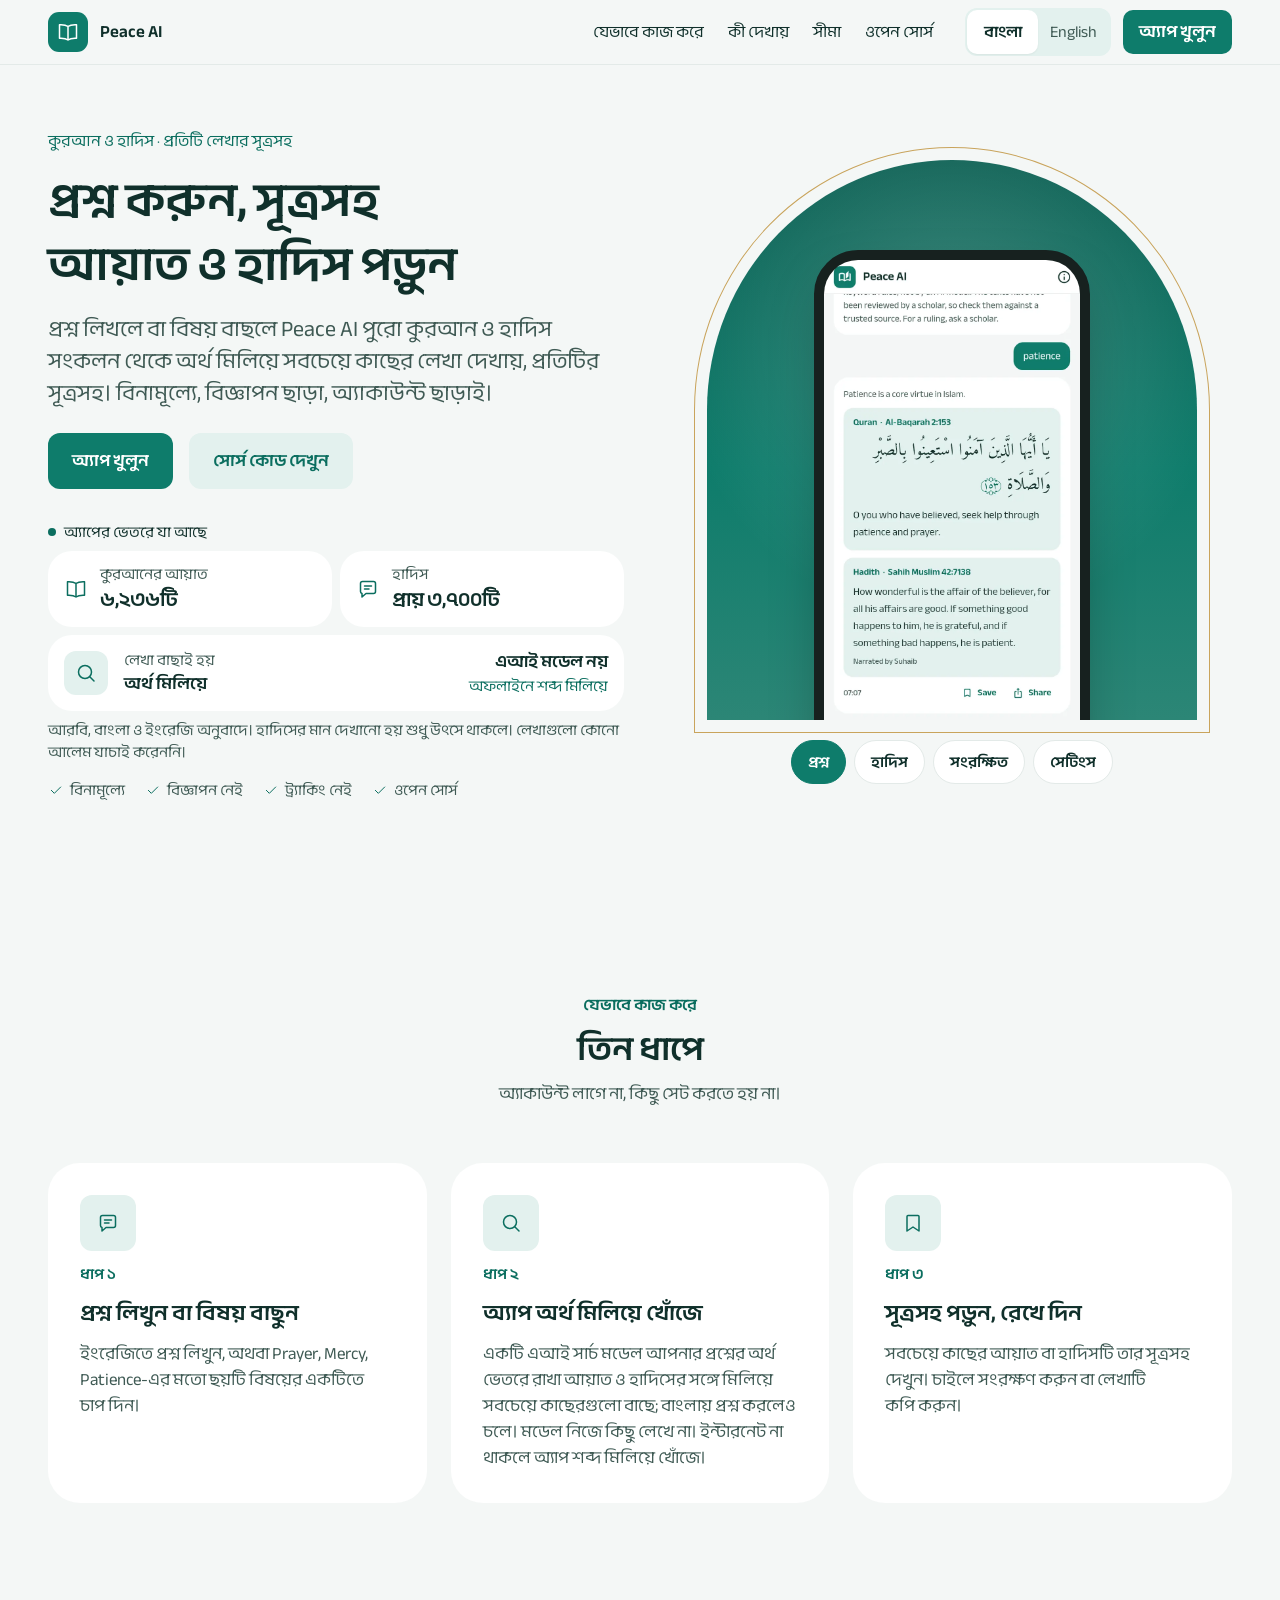
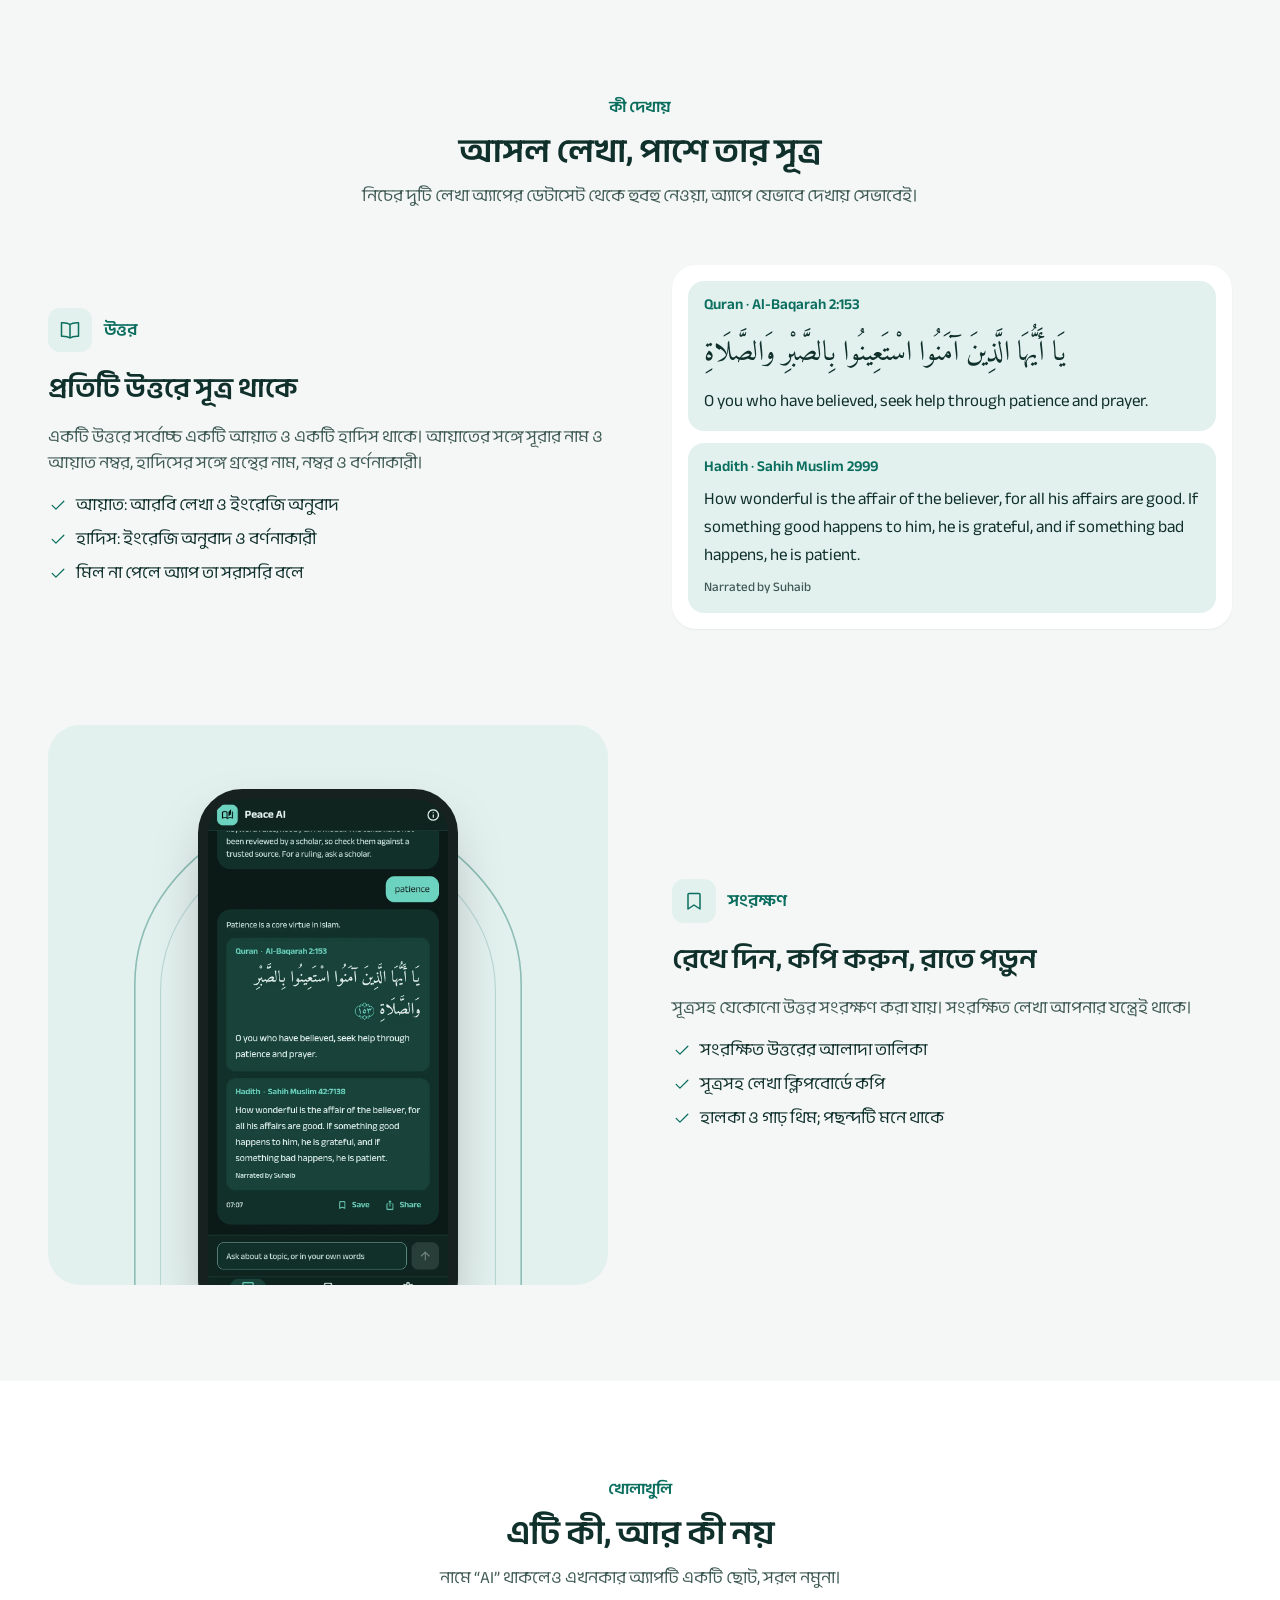
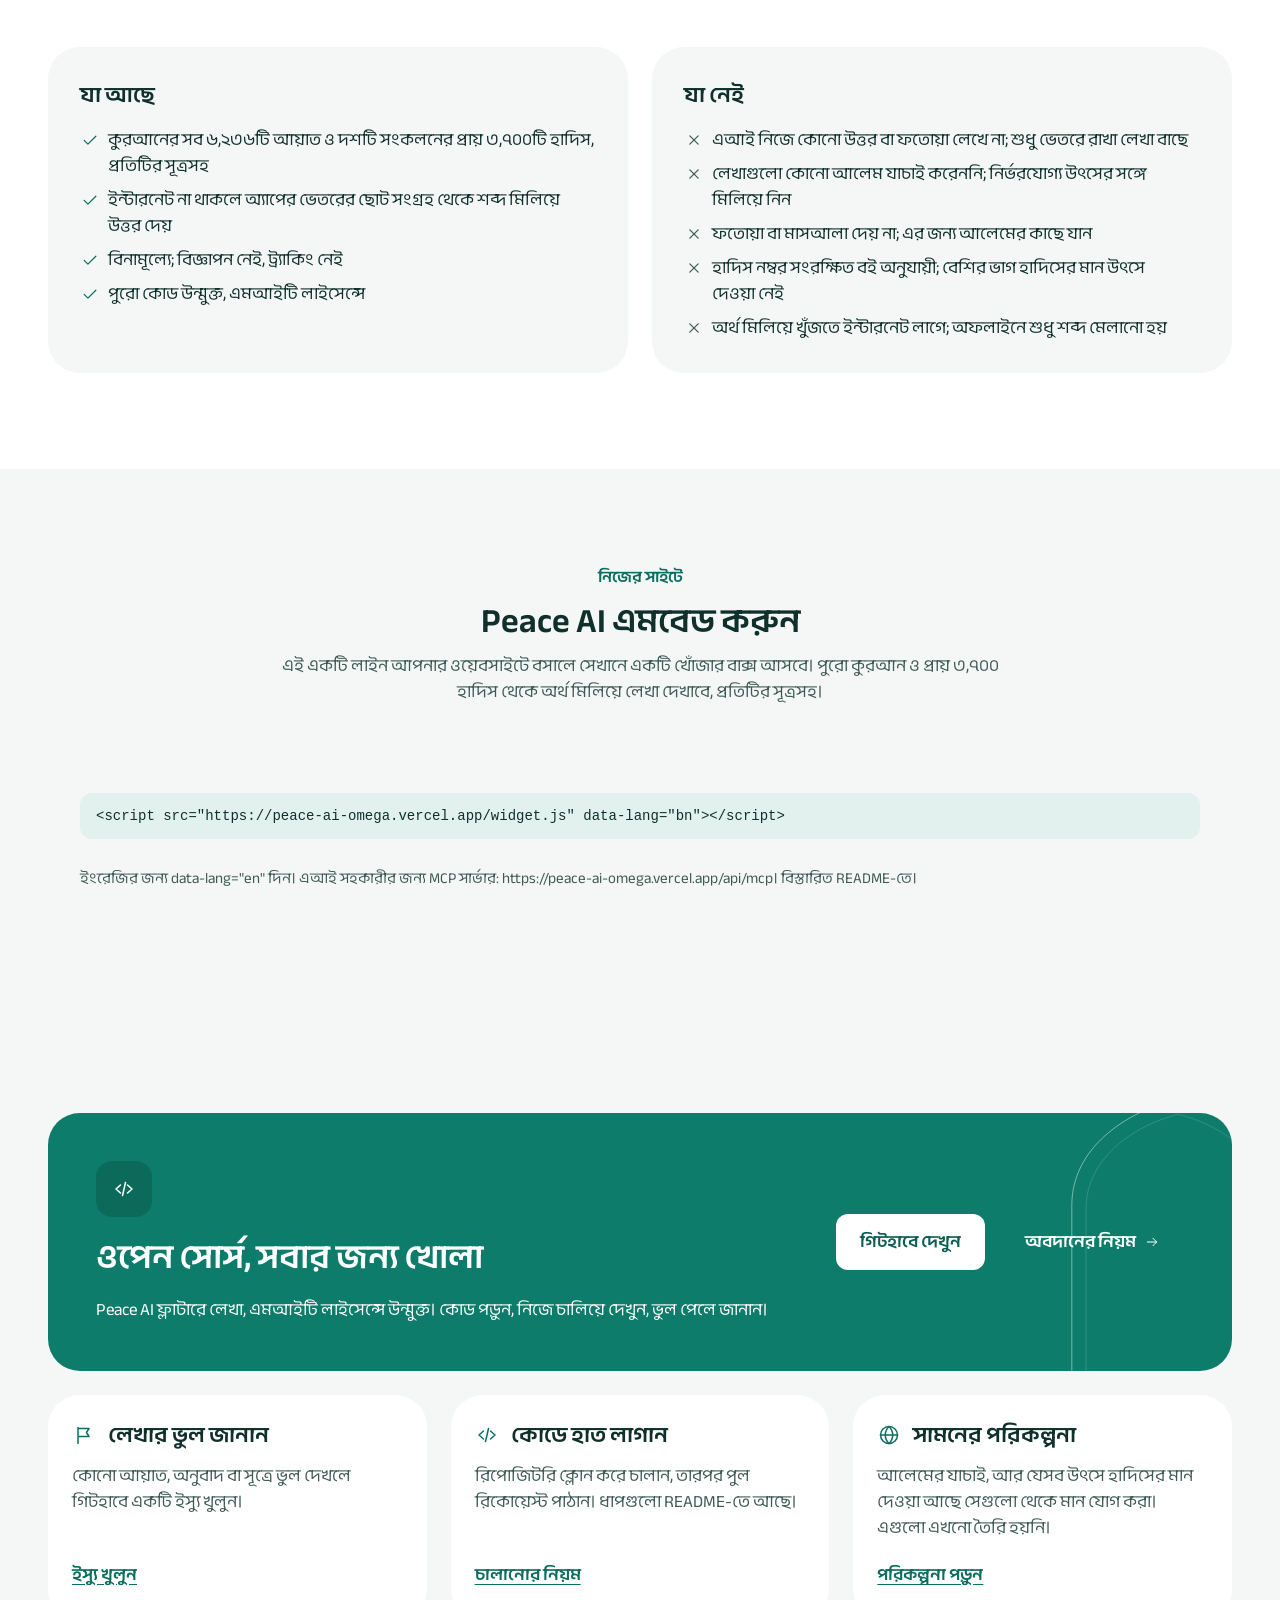
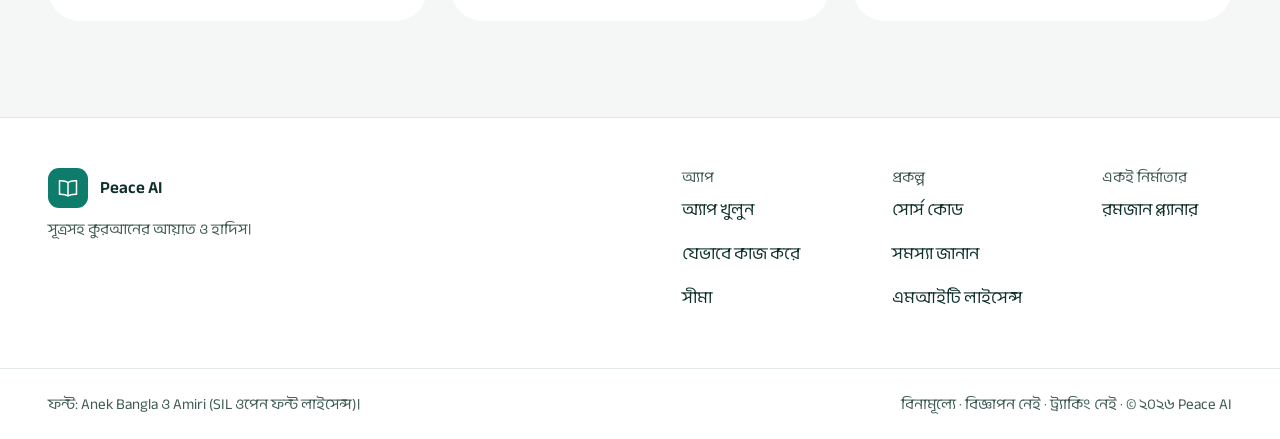
<file: site/index.html>
<!doctype html>
<html lang="bn">
<head>
  <meta charset="utf-8">
  <meta name="viewport" content="width=device-width, initial-scale=1">
  <title>Peace AI: সূত্রসহ কুরআনের আয়াত ও হাদিস</title>
  <meta name="description" content="প্রশ্ন লিখলে Peace AI অ্যাপের ভেতরে রাখা ৪৬টি আয়াত ও ১৯টি হাদিস থেকে অর্থ মিলিয়ে লেখা দেখায়, প্রতিটির সূত্রসহ। বিনামূল্যে, বিজ্ঞাপন ও ট্র্যাকিং ছাড়া, ওপেন সোর্স।">
  <meta name="theme-color" content="#0E7C6B">
  <link rel="preload" href="assets/fonts/anek-bangla-bengali-wght-normal.woff2" as="font" type="font/woff2" crossorigin>
  <link rel="stylesheet" href="styles.css">
  <link rel="icon" href="data:image/svg+xml,%3Csvg xmlns='http://www.w3.org/2000/svg' viewBox='0 0 40 40'%3E%3Crect width='40' height='40' rx='11' fill='%230E7C6B'/%3E%3Cpath d='M20 13v15M20 13c-2-1.6-5-2.2-9-2v15c4-.2 7 .4 9 2 2-1.6 5-2.2 9-2V11c-4-.2-7 .4-9 2Z' fill='none' stroke='%23fff' stroke-width='2' stroke-linejoin='round'/%3E%3C/svg%3E">
</head>
<body>
<svg width="0" height="0" style="position:absolute" aria-hidden="true">
  <defs>
    <symbol id="i-book" viewBox="0 0 24 24"><path d="M12 6.5v13.5M12 6.5C10.3 5.2 7.5 4.6 3.5 4.8v13.5c4-.2 6.8.4 8.5 1.7 1.7-1.3 4.5-1.9 8.5-1.7V4.8c-4-.2-6.8.4-8.5 1.7Z"/></symbol>
    <symbol id="i-check" viewBox="0 0 24 24"><path d="m5 12.5 4.5 4.5L19 7.5"/></symbol>
    <symbol id="i-cross" viewBox="0 0 24 24"><path d="M7 7l10 10M17 7 7 17"/></symbol>
    <symbol id="i-chat" viewBox="0 0 24 24"><path d="M4.5 6.5a2 2 0 0 1 2-2h11a2 2 0 0 1 2 2v8a2 2 0 0 1-2 2H10l-4 3.5V16.5a2 2 0 0 1-1.5-2Z"/><path d="M8.5 9h7M8.5 12h4.5"/></symbol>
    <symbol id="i-search" viewBox="0 0 24 24"><circle cx="11" cy="11" r="6.5"/><path d="m16 16 4 4"/></symbol>
    <symbol id="i-bookmark" viewBox="0 0 24 24"><path d="M7 4.5h10a1 1 0 0 1 1 1V20l-6-4-6 4V5.5a1 1 0 0 1 1-1Z"/></symbol>
    <symbol id="i-code" viewBox="0 0 24 24"><path d="m8.5 8-4.5 4 4.5 4M15.5 8l4.5 4-4.5 4M13.5 5.5l-3 13"/></symbol>
    <symbol id="i-heart" viewBox="0 0 24 24"><path d="M12 20s-7.5-4.4-7.5-10A4.3 4.3 0 0 1 12 7.4 4.3 4.3 0 0 1 19.5 10c0 5.6-7.5 10-7.5 10Z"/></symbol>
    <symbol id="i-flag" viewBox="0 0 24 24"><path d="M6 20.5V4.5M6 5.5h11l-2.5 4 2.5 4H6"/></symbol>
    <symbol id="i-globe" viewBox="0 0 24 24"><circle cx="12" cy="12" r="8.5"/><path d="M3.5 12h17M12 3.5c2.5 2.4 3.7 5.2 3.7 8.5s-1.2 6.1-3.7 8.5c-2.5-2.4-3.7-5.2-3.7-8.5s1.2-6.1 3.7-8.5Z"/></symbol>
    <symbol id="i-arrow" viewBox="0 0 24 24"><path d="M5 12h14M13.5 6.5 19 12l-5.5 5.5"/></symbol>
  </defs>
</svg>

<a class="skip" href="#main" data-i="skip">মূল অংশে যান</a>

<header class="bar">
  <div class="wrap bar-in">
    <a class="brand" href="#top" aria-label="Peace AI">
      <span class="logo" aria-hidden="true"><svg class="ic"><use href="#i-book"/></svg></span>
      <span class="brand-name" lang="en">Peace AI</span>
    </a>
    <nav class="nav" aria-label="সাইটের অংশ" data-i-attr="aria-label:navLabel">
      <a href="#how" data-i="navHow">যেভাবে কাজ করে</a>
      <a href="#shows" data-i="navShows">কী দেখায়</a>
      <a href="#honest" data-i="navHonest">সীমা</a>
      <a href="#open" data-i="navOpen">ওপেন সোর্স</a>
    </nav>
    <div class="seg" role="group" aria-label="ভাষা" data-i-attr="aria-label:langLabel">
      <button type="button" lang="bn" data-lang="bn" aria-pressed="true">বাংলা</button>
      <button type="button" lang="en" data-lang="en" aria-pressed="false">English</button>
    </div>
    <a class="btn btn-primary bar-cta" href="/app/" data-i="open">অ্যাপ খুলুন</a>
  </div>
</header>

<main id="main" tabindex="-1">
  <section class="wrap hero" id="top" aria-labelledby="hero-title">
    <div class="hero-text">
      <p class="eyebrow" data-i="heroEyebrow">কুরআন ও হাদিস · প্রতিটি লেখার সূত্রসহ</p>
      <h1 id="hero-title" data-i="heroTitle">প্রশ্ন করুন, সূত্রসহ আয়াত ও হাদিস পড়ুন</h1>
      <p class="lead" data-i="heroLead">প্রশ্ন লিখলে বা বিষয় বাছলে Peace AI পুরো কুরআন ও হাদিস সংকলন থেকে অর্থ মিলিয়ে সবচেয়ে কাছের লেখা দেখায়, প্রতিটির সূত্রসহ। বিনামূল্যে, বিজ্ঞাপন ছাড়া, অ্যাকাউন্ট ছাড়াই।</p>
      <div class="actions">
        <a class="btn btn-primary btn-lg" href="/app/" data-i="open">অ্যাপ খুলুন</a>
        <a class="btn btn-soft btn-lg" href="https://github.com/tahmidbintaslim/Peace-AI" data-i="source">সোর্স কোড দেখুন</a>
      </div>

      <section class="facts" aria-labelledby="facts-title">
        <h2 id="facts-title" class="dot-label"><span aria-hidden="true"></span><span data-i="factsTitle">অ্যাপের ভেতরে যা আছে</span></h2>
        <div class="fact-pair">
          <div class="card fact">
            <svg class="ic ic-accent"><use href="#i-book"/></svg>
            <p><span class="small muted" data-i="factVersesLabel">কুরআনের আয়াত</span><strong data-i="factVerses">৬,২৩৬টি</strong></p>
          </div>
          <div class="card fact">
            <svg class="ic ic-accent"><use href="#i-chat"/></svg>
            <p><span class="small muted" data-i="factHadithLabel">হাদিস</span><strong data-i="factHadith">প্রায় ৩,৭০০টি</strong></p>
          </div>
        </div>
        <div class="card fact fact-wide">
          <span class="tile" aria-hidden="true"><svg class="ic"><use href="#i-search"/></svg></span>
          <p><span class="small muted" data-i="factHowLabel">লেখা বাছাই হয়</span><strong data-i="factHow">অর্থ মিলিয়ে</strong></p>
          <p class="fact-end"><strong data-i="factNoAi">এআই মডেল নয়</strong><span class="small accent" data-i="factOffline">অফলাইনে শব্দ মিলিয়ে</span></p>
        </div>
        <p class="small muted" data-i="factNote">আরবি, বাংলা ও ইংরেজি অনুবাদে। হাদিসের মান দেখানো হয় শুধু উৎসে থাকলে। লেখাগুলো কোনো আলেম যাচাই করেননি।</p>
      </section>

      <ul class="ticks-row">
        <li><svg class="ic ic-sm ic-accent"><use href="#i-check"/></svg><span data-i="tickFree">বিনামূল্যে</span></li>
        <li><svg class="ic ic-sm ic-accent"><use href="#i-check"/></svg><span data-i="tickAds">বিজ্ঞাপন নেই</span></li>
        <li><svg class="ic ic-sm ic-accent"><use href="#i-check"/></svg><span data-i="tickTrack">ট্র্যাকিং নেই</span></li>
        <li><svg class="ic ic-sm ic-accent"><use href="#i-check"/></svg><span data-i="tickOpen">ওপেন সোর্স</span></li>
      </ul>
    </div>

    <div class="showcase">
      <div class="arch">
        <div class="phone">
          <img id="hero-shot" src="assets/app-verse.webp" width="780" height="1671" alt="Peace AI অ্যাপের স্ক্রিনশট: একটি আয়াত ও একটি হাদিস, সূত্রসহ" data-i-attr="alt:shotAlt">
        </div>
      </div>
      <div class="pills" role="group" aria-label="অ্যাপের স্ক্রিন" data-i-attr="aria-label:pillsLabel">
        <button type="button" data-shot="app-verse" aria-pressed="true" data-i="pillAsk">প্রশ্ন</button>
        <button type="button" data-shot="app-hadith" aria-pressed="false" data-i="pillHadith">হাদিস</button>
        <button type="button" data-shot="app-saved" aria-pressed="false" data-i="pillSaved">সংরক্ষিত</button>
        <button type="button" data-shot="app-settings" aria-pressed="false" data-i="pillSettings">সেটিংস</button>
      </div>
    </div>
  </section>

  <section class="wrap section" id="how" aria-labelledby="how-title">
    <div class="head">
      <p class="eyebrow strong" data-i="howEyebrow">যেভাবে কাজ করে</p>
      <h2 id="how-title" data-i="howTitle">তিন ধাপে</h2>
      <p class="muted" data-i="howSub">অ্যাকাউন্ট লাগে না, কিছু সেট করতে হয় না।</p>
    </div>
    <ol class="grid-3">
      <li class="card step">
        <span class="tile tile-lg" aria-hidden="true"><svg class="ic"><use href="#i-chat"/></svg></span>
        <p class="small accent strong" data-i="step1">ধাপ ১</p>
        <h3 data-i="step1Title">প্রশ্ন লিখুন বা বিষয় বাছুন</h3>
        <p class="muted" data-i="step1Body">ইংরেজিতে প্রশ্ন লিখুন, অথবা Prayer, Mercy, Patience-এর মতো ছয়টি বিষয়ের একটিতে চাপ দিন।</p>
      </li>
      <li class="card step">
        <span class="tile tile-lg" aria-hidden="true"><svg class="ic"><use href="#i-search"/></svg></span>
        <p class="small accent strong" data-i="step2">ধাপ ২</p>
        <h3 data-i="step2Title">অ্যাপ অর্থ মিলিয়ে খোঁজে</h3>
        <p class="muted" data-i="step2Body">একটি এআই সার্চ মডেল আপনার প্রশ্নের অর্থ ভেতরে রাখা আয়াত ও হাদিসের সঙ্গে মিলিয়ে সবচেয়ে কাছেরগুলো বাছে; বাংলায় প্রশ্ন করলেও চলে। মডেল নিজে কিছু লেখে না। ইন্টারনেট না থাকলে অ্যাপ শব্দ মিলিয়ে খোঁজে।</p>
      </li>
      <li class="card step">
        <span class="tile tile-lg" aria-hidden="true"><svg class="ic"><use href="#i-bookmark"/></svg></span>
        <p class="small accent strong" data-i="step3">ধাপ ৩</p>
        <h3 data-i="step3Title">সূত্রসহ পড়ুন, রেখে দিন</h3>
        <p class="muted" data-i="step3Body">সবচেয়ে কাছের আয়াত বা হাদিসটি তার সূত্রসহ দেখুন। চাইলে সংরক্ষণ করুন বা লেখাটি কপি করুন।</p>
      </li>
    </ol>
  </section>

  <section class="wrap section" id="shows" aria-labelledby="shows-title">
    <div class="head">
      <p class="eyebrow strong" data-i="showsEyebrow">কী দেখায়</p>
      <h2 id="shows-title" data-i="showsTitle">আসল লেখা, পাশে তার সূত্র</h2>
      <p class="muted" data-i="showsSub">নিচের দুটি লেখা অ্যাপের ডেটাসেট থেকে হুবহু নেওয়া, অ্যাপে যেভাবে দেখায় সেভাবেই।</p>
    </div>

    <ul class="rows">
      <li class="row">
        <div class="row-text">
          <p class="tag"><span class="tile" aria-hidden="true"><svg class="ic"><use href="#i-book"/></svg></span><span data-i="f1Tag">উত্তর</span></p>
          <h3 data-i="f1Title">প্রতিটি উত্তরে সূত্র থাকে</h3>
          <p class="muted" data-i="f1Body">একটি উত্তরে সর্বোচ্চ একটি আয়াত ও একটি হাদিস থাকে। আয়াতের সঙ্গে সূরার নাম ও আয়াত নম্বর, হাদিসের সঙ্গে গ্রন্থের নাম, নম্বর ও বর্ণনাকারী।</p>
          <ul class="ticks">
            <li><svg class="ic ic-accent"><use href="#i-check"/></svg><span data-i="f1a">আয়াত: আরবি লেখা ও ইংরেজি অনুবাদ</span></li>
            <li><svg class="ic ic-accent"><use href="#i-check"/></svg><span data-i="f1b">হাদিস: ইংরেজি অনুবাদ ও বর্ণনাকারী</span></li>
            <li><svg class="ic ic-accent"><use href="#i-check"/></svg><span data-i="f1c">মিল না পেলে অ্যাপ তা সরাসরি বলে</span></li>
          </ul>
        </div>
        <div class="samples">
          <article class="card sample">
            <div class="source">
              <p class="source-ref" lang="en">Quran · Al-Baqarah 2:153</p>
              <p class="arabic" lang="ar" dir="rtl">يَا أَيُّهَا الَّذِينَ آمَنُوا اسْتَعِينُوا بِالصَّبْرِ وَالصَّلَاةِ</p>
              <p class="reading" lang="en">O you who have believed, seek help through patience and prayer.</p>
            </div>
            <div class="source">
              <p class="source-ref" lang="en">Hadith · Sahih Muslim 2999</p>
              <p class="reading" lang="en">How wonderful is the affair of the believer, for all his affairs are good. If something good happens to him, he is grateful, and if something bad happens, he is patient.</p>
              <p class="caption muted" lang="en">Narrated by Suhaib</p>
            </div>
          </article>
        </div>
      </li>

      <li class="row row-flip">
        <div class="row-text">
          <p class="tag"><span class="tile" aria-hidden="true"><svg class="ic"><use href="#i-bookmark"/></svg></span><span data-i="f2Tag">সংরক্ষণ</span></p>
          <h3 data-i="f2Title">রেখে দিন, কপি করুন, রাতে পড়ুন</h3>
          <p class="muted" data-i="f2Body">সূত্রসহ যেকোনো উত্তর সংরক্ষণ করা যায়। সংরক্ষিত লেখা আপনার যন্ত্রেই থাকে।</p>
          <ul class="ticks">
            <li><svg class="ic ic-accent"><use href="#i-check"/></svg><span data-i="f2a">সংরক্ষিত উত্তরের আলাদা তালিকা</span></li>
            <li><svg class="ic ic-accent"><use href="#i-check"/></svg><span data-i="f2b">সূত্রসহ লেখা ক্লিপবোর্ডে কপি</span></li>
            <li><svg class="ic ic-accent"><use href="#i-check"/></svg><span data-i="f2c">হালকা ও গাঢ় থিম; পছন্দটি মনে থাকে</span></li>
          </ul>
        </div>
        <div class="panel">
          <svg class="arch-lines" viewBox="0 0 400 480" fill="none" preserveAspectRatio="xMidYMax meet" aria-hidden="true">
            <path d="M20 480V200C20 104 110 42 200 20C290 42 380 104 380 200V480" stroke="currentColor" stroke-width="1.5"/>
            <path d="M44 480V206C44 122 122 66 200 46C278 66 356 122 356 206V480" stroke="currentColor" stroke-opacity=".5"/>
          </svg>
          <div class="phone phone-sm">
            <img src="assets/app-verse-dark.webp" width="780" height="1671" loading="lazy" decoding="async" alt="গাঢ় থিমে Peace AI অ্যাপের স্ক্রিনশট" data-i-attr="alt:shotDarkAlt">
          </div>
        </div>
      </li>
    </ul>
  </section>

  <section class="band" id="honest" aria-labelledby="honest-title">
    <div class="wrap section">
      <div class="head">
        <p class="eyebrow strong" data-i="honestEyebrow">খোলাখুলি</p>
        <h2 id="honest-title" data-i="honestTitle">এটি কী, আর কী নয়</h2>
        <p class="muted" data-i="honestSub">নামে “AI” থাকলেও এখনকার অ্যাপটি একটি ছোট, সরল নমুনা।</p>
      </div>
      <div class="grid-2">
        <div class="card card-page">
          <h3 data-i="isTitle">যা আছে</h3>
          <ul class="ticks">
            <li><svg class="ic ic-accent"><use href="#i-check"/></svg><span data-i="is1">কুরআনের সব ৬,২৩৬টি আয়াত ও দশটি সংকলনের প্রায় ৩,৭০০টি হাদিস, প্রতিটির সূত্রসহ</span></li>
            <li><svg class="ic ic-accent"><use href="#i-check"/></svg><span data-i="is2">ইন্টারনেট না থাকলে অ্যাপের ভেতরের ছোট সংগ্রহ থেকে শব্দ মিলিয়ে উত্তর দেয়</span></li>
            <li><svg class="ic ic-accent"><use href="#i-check"/></svg><span data-i="is3">বিনামূল্যে; বিজ্ঞাপন নেই, ট্র্যাকিং নেই</span></li>
            <li><svg class="ic ic-accent"><use href="#i-check"/></svg><span data-i="is4">পুরো কোড উন্মুক্ত, এমআইটি লাইসেন্সে</span></li>
          </ul>
        </div>
        <div class="card card-page">
          <h3 data-i="notTitle">যা নেই</h3>
          <ul class="ticks ticks-no">
            <li><svg class="ic"><use href="#i-cross"/></svg><span data-i="not1">এআই নিজে কোনো উত্তর বা ফতোয়া লেখে না; শুধু ভেতরে রাখা লেখা বাছে</span></li>
            <li><svg class="ic"><use href="#i-cross"/></svg><span data-i="not2">লেখাগুলো কোনো আলেম যাচাই করেননি; নির্ভরযোগ্য উৎসের সঙ্গে মিলিয়ে নিন</span></li>
            <li><svg class="ic"><use href="#i-cross"/></svg><span data-i="not3">ফতোয়া বা মাসআলা দেয় না; এর জন্য আলেমের কাছে যান</span></li>
            <li><svg class="ic"><use href="#i-cross"/></svg><span data-i="not4">হাদিস নম্বর সংরক্ষিত বই অনুযায়ী; বেশির ভাগ হাদিসের মান উৎসে দেওয়া নেই</span></li>
            <li><svg class="ic"><use href="#i-cross"/></svg><span data-i="not5">অর্থ মিলিয়ে খুঁজতে ইন্টারনেট লাগে; অফলাইনে শুধু শব্দ মেলানো হয়</span></li>
          </ul>
        </div>
      </div>
    </div>
  </section>

  <section class="wrap section" id="embed" aria-labelledby="embed-title">
    <div class="head">
      <p class="eyebrow strong" data-i="embedEyebrow">নিজের সাইটে</p>
      <h2 id="embed-title" data-i="embedTitle">Peace AI এমবেড করুন</h2>
      <p class="muted" data-i="embedSub">এই একটি লাইন আপনার ওয়েবসাইটে বসালে সেখানে একটি খোঁজার বাক্স আসবে। পুরো কুরআন ও প্রায় ৩,৭০০ হাদিস থেকে অর্থ মিলিয়ে লেখা দেখাবে, প্রতিটির সূত্রসহ।</p>
    </div>
    <div class="card card-page">
      <pre class="snippet"><code>&lt;script src="https://peace-ai-omega.vercel.app/widget.js" data-lang="bn"&gt;&lt;/script&gt;</code></pre>
      <p class="small muted" data-i="embedNote">ইংরেজির জন্য data-lang="en" দিন। এআই সহকারীর জন্য MCP সার্ভার: https://peace-ai-omega.vercel.app/api/mcp। বিস্তারিত README-তে।</p>
    </div>
  </section>

  <section class="wrap section" id="open" aria-labelledby="open-title">
    <div class="banner">
      <svg class="arch-lines banner-lines" viewBox="0 0 400 480" fill="none" preserveAspectRatio="xMidYMax meet" aria-hidden="true">
        <path d="M20 480V200C20 104 110 42 200 20C290 42 380 104 380 200V480" stroke="currentColor" stroke-width="1.5"/>
        <path d="M44 480V206C44 122 122 66 200 46C278 66 356 122 356 206V480" stroke="currentColor" stroke-opacity=".5"/>
      </svg>
      <div class="banner-text">
        <span class="banner-tile" aria-hidden="true"><svg class="ic"><use href="#i-code"/></svg></span>
        <h2 id="open-title" data-i="openTitle">ওপেন সোর্স, সবার জন্য খোলা</h2>
        <p data-i="openBody">Peace AI ফ্লাটারে লেখা, এমআইটি লাইসেন্সে উন্মুক্ত। কোড পড়ুন, নিজে চালিয়ে দেখুন, ভুল পেলে জানান।</p>
      </div>
      <div class="banner-actions">
        <a class="btn btn-white btn-lg" href="https://github.com/tahmidbintaslim/Peace-AI" data-i="openGithub">গিটহাবে দেখুন</a>
        <a class="btn btn-ghost btn-lg" href="https://github.com/tahmidbintaslim/Peace-AI/blob/main/CONTRIBUTING.md"><span data-i="openGuide">অবদানের নিয়ম</span><svg class="ic ic-sm"><use href="#i-arrow"/></svg></a>
      </div>
    </div>

    <ul class="grid-3 contribute">
      <li class="card">
        <h3><svg class="ic" aria-hidden="true"><use href="#i-flag"/></svg><span data-i="c1Title">লেখার ভুল জানান</span></h3>
        <p class="muted" data-i="c1Body">কোনো আয়াত, অনুবাদ বা সূত্রে ভুল দেখলে গিটহাবে একটি ইস্যু খুলুন।</p>
        <a class="link" href="https://github.com/tahmidbintaslim/Peace-AI/issues" data-i="c1Link">ইস্যু খুলুন</a>
      </li>
      <li class="card">
        <h3><svg class="ic" aria-hidden="true"><use href="#i-code"/></svg><span data-i="c2Title">কোডে হাত লাগান</span></h3>
        <p class="muted" data-i="c2Body">রিপোজিটরি ক্লোন করে চালান, তারপর পুল রিকোয়েস্ট পাঠান। ধাপগুলো README-তে আছে।</p>
        <a class="link" href="https://github.com/tahmidbintaslim/Peace-AI#running-it" data-i="c2Link">চালানোর নিয়ম</a>
      </li>
      <li class="card">
        <h3><svg class="ic" aria-hidden="true"><use href="#i-globe"/></svg><span data-i="c3Title">সামনের পরিকল্পনা</span></h3>
        <p class="muted" data-i="c3Body">আলেমের যাচাই, আর যেসব উৎসে হাদিসের মান দেওয়া আছে সেগুলো থেকে মান যোগ করা। এগুলো এখনো তৈরি হয়নি।</p>
        <a class="link" href="https://github.com/tahmidbintaslim/Peace-AI#direction" data-i="c3Link">পরিকল্পনা পড়ুন</a>
      </li>
    </ul>
  </section>
</main>

<footer class="foot">
  <div class="wrap foot-in">
    <div class="foot-brand">
      <a class="brand" href="#top" aria-label="Peace AI">
        <span class="logo" aria-hidden="true"><svg class="ic"><use href="#i-book"/></svg></span>
        <span class="brand-name" lang="en">Peace AI</span>
      </a>
      <p class="small muted" data-i="footTag">সূত্রসহ কুরআনের আয়াত ও হাদিস।</p>
    </div>
    <nav class="foot-nav" aria-label="ফুটার" data-i-attr="aria-label:footLabel">
      <div>
        <p class="small muted" data-i="footApp">অ্যাপ</p>
        <a href="/app/" data-i="open">অ্যাপ খুলুন</a>
        <a href="#how" data-i="navHow">যেভাবে কাজ করে</a>
        <a href="#honest" data-i="navHonest">সীমা</a>
      </div>
      <div>
        <p class="small muted" data-i="footProject">প্রকল্প</p>
        <a href="https://github.com/tahmidbintaslim/Peace-AI" data-i="footSource">সোর্স কোড</a>
        <a href="https://github.com/tahmidbintaslim/Peace-AI/issues" data-i="footReport">সমস্যা জানান</a>
        <a href="https://github.com/tahmidbintaslim/Peace-AI/blob/main/LICENSE" data-i="footLicense">এমআইটি লাইসেন্স</a>
      </div>
      <div>
        <p class="small muted" data-i="footSibling">একই নির্মাতার</p>
        <a href="https://ramadanplanner.tahmid.space/" data-i="footRamadan">রমজান প্ল্যানার</a>
      </div>
    </nav>
  </div>
  <div class="wrap foot-end">
    <p class="small muted" data-i="footFonts">ফন্ট: Anek Bangla ও Amiri (SIL ওপেন ফন্ট লাইসেন্স)।</p>
    <p class="small muted" data-i="footPromise">বিনামূল্যে · বিজ্ঞাপন নেই · ট্র্যাকিং নেই · © ২০২৬ Peace AI</p>
  </div>
</footer>

<script src="main.js"></script>
</body>
</html>
</file>
<file: site/styles.css>
/*
 * Peace AI landing page. The tokens, type scale, radii and shapes follow
 * Ramadan Planner's design system (its "v4" tokens), so the two sites read as
 * siblings. Breakpoints: medium from 431px, regular from 835px.
 */
@font-face {
  font-family: "Anek Bangla Variable";
  font-style: normal;
  font-display: swap;
  font-weight: 100 800;
  src: url("assets/fonts/anek-bangla-bengali-wght-normal.woff2") format("woff2-variations");
  unicode-range: U+0951-0952, U+0964-0965, U+0980-09FE, U+1CD0, U+1CD2, U+1CD5-1CD6, U+1CD8, U+1CE1, U+1CEA, U+1CED, U+1CF2, U+1CF5-1CF7, U+200C-200D, U+20B9, U+25CC, U+A8F1;
}
@font-face {
  font-family: "Anek Bangla Variable";
  font-style: normal;
  font-display: swap;
  font-weight: 100 800;
  src: url("assets/fonts/anek-bangla-latin-wght-normal.woff2") format("woff2-variations");
  unicode-range: U+0000-00FF, U+0131, U+0152-0153, U+02BB-02BC, U+02C6, U+02DA, U+02DC, U+0304, U+0308, U+0329, U+2000-206F, U+20AC, U+2122, U+2191, U+2193, U+2212, U+2215, U+FEFF, U+FFFD;
}
@font-face {
  font-family: "Amiri";
  font-style: normal;
  font-display: swap;
  font-weight: 400;
  src: url("assets/fonts/amiri-arabic-400-normal.woff2") format("woff2");
  unicode-range: U+0600-06FF, U+0750-077F, U+0870-088E, U+0890-0891, U+0897-08E1, U+08E3-08FF, U+200C-200E, U+2010-2011, U+204F, U+2E41, U+FB50-FDFF, U+FE70-FE74, U+FE76-FEFC;
}

:root {
  --page: #F4F7F6;
  --surface: #FFFFFF;
  --tonal: #E3F1EE;
  --tonal-hover: #D3E8E3;
  --ink: #10302B;
  --muted: #3F5A54;
  --rule: #E3EAE8;
  --primary: #0E7C6B;
  --primary-pressed: #0A5F52;
  --on-primary: #FFFFFF;
  --accent: #0B6E5F;
  --focus: #0E7C6B;
  --live: #0E7C6B;
  --gold: #C9A45C;
  --shadow-soft: 0 1px 2px rgba(0, 0, 0, 0.05);
  --font: "Anek Bangla Variable", "Kalpurush", "SolaimanLipi", system-ui, sans-serif;
  color-scheme: light dark;
}
@media (prefers-color-scheme: dark) {
  :root {
    --page: #0B1A17;
    --surface: #12302A;
    --tonal: #17423A;
    --tonal-hover: #1C4E44;
    --ink: #E8F1EF;
    --muted: #CFE0DC;
    --rule: #1D3F38;
    --primary: #6BD3C0;
    --primary-pressed: #4FBFAA;
    --on-primary: #06110F;
    --accent: #6BD3C0;
    --focus: #6BD3C0;
    --gold: #E0C27A;
    --shadow-soft: 0 1px 2px rgba(0, 0, 0, 0.2);
  }
}

*, *::before, *::after { box-sizing: border-box; }
html { scroll-behavior: smooth; -webkit-text-size-adjust: 100%; }
body {
  margin: 0;
  background: var(--page);
  color: var(--ink);
  font: 400 17px/26px var(--font);
  text-rendering: optimizeLegibility;
  -webkit-font-smoothing: antialiased;
}
:lang(en) { line-height: 24px; }
h1, h2, h3, p, ul, ol { margin: 0; padding: 0; }
ul, ol { list-style: none; }
h1, h2, h3 { font-weight: 600; text-wrap: balance; }
p, li { text-wrap: pretty; }
img { display: block; max-width: 100%; height: auto; }
a { color: inherit; text-decoration: none; }
button { font: inherit; color: inherit; border: 0; background: none; cursor: pointer; }
:focus-visible { outline: 2px solid var(--focus); outline-offset: 2px; }
[id] { scroll-margin-top: 80px; }

/* Clear steps: body 17, h3 22, h2 28 (34 on wide screens), h1 34 (48 from 431px). */
h1 { font-size: 34px; line-height: 48px; }
h2 { font-size: 28px; line-height: 40px; }
h3 { font-size: 22px; line-height: 32px; }
:lang(en) h1 { line-height: 41px; letter-spacing: -0.01em; }
:lang(en) h2 { line-height: 34px; letter-spacing: -0.01em; }
:lang(en) h3 { line-height: 28px; }
.small { font-size: 15px; line-height: 22px; }
.caption { font-size: 13px; line-height: 20px; font-weight: 500; }
.muted { color: var(--muted); }
.accent { color: var(--accent); }
.strong { font-weight: 600; }
.eyebrow { font-size: 16px; line-height: 24px; color: var(--accent); }

.wrap { width: 100%; max-width: 1296px; margin: 0 auto; padding-inline: 16px; }
.section { padding-block: 64px; }
.skip {
  position: fixed; left: 16px; top: -100px; z-index: 100;
  display: inline-flex; align-items: center; min-height: 44px; padding: 0 12px; border-radius: 10px; background: var(--surface);
}
.skip:focus { top: 16px; }

.ic {
  width: 24px; height: 24px; flex: none;
  fill: none; stroke: currentColor; stroke-width: 1.5;
  stroke-linecap: round; stroke-linejoin: round;
}
.ic-sm { width: 16px; height: 16px; }
.ic-accent { color: var(--accent); }

/* Buttons: 44 high (radius 10), large 56 (radius 12). */
.btn {
  display: inline-flex; align-items: center; justify-content: center; gap: 8px;
  min-height: 44px; padding: 0 16px; border-radius: 10px;
  font-size: 17px; font-weight: 600; white-space: nowrap;
  transition: background-color 120ms, transform 120ms, opacity 120ms;
}
.btn:active { transform: scale(0.97); opacity: 0.85; }
.btn-lg { min-height: 56px; padding: 0 24px; border-radius: 12px; }
.btn-primary { background: var(--primary); color: var(--on-primary); }
.btn-primary:hover { background: var(--primary-pressed); }
.btn-soft { background: var(--tonal); color: var(--accent); }
.btn-soft:hover { background: var(--tonal-hover); }
.btn-white { background: #FFFFFF; color: #0A5F52; }
.btn-ghost { color: #FFFFFF; }
.btn-ghost:hover { background: rgba(0, 0, 0, 0.12); }

/* Top bar */
.bar { border-bottom: 1px solid var(--rule); background: var(--page); }
.bar-in { display: flex; align-items: center; gap: 12px; min-height: 64px; }
.brand { display: inline-flex; align-items: center; gap: 12px; min-height: 44px; margin-inline-end: auto; }
.logo {
  display: flex; align-items: center; justify-content: center;
  width: 40px; height: 40px; border-radius: 11px;
  background: var(--live); color: #FFFFFF;
}
.brand-name { font-size: 17px; font-weight: 600; white-space: nowrap; }
.nav { display: none; }
.nav a, .foot-nav a, .link {
  display: inline-flex; align-items: center; min-height: 44px; min-width: 44px; border-radius: 12px;
}
.nav a { padding: 0 12px; font-size: 16px; }
.nav a:hover, .foot-nav a:hover { color: var(--accent); }
.bar-cta { display: none; }

/* Segmented switch: a pale track, the chosen option on a card. */
.seg {
  display: inline-grid; grid-template-columns: 1fr 1fr;
  padding: 2px; border-radius: 12px; background: var(--tonal);
}
.seg button {
  min-height: 44px; padding: 0 12px; border-radius: 10px;
  font-size: 16px; color: var(--muted);
}
.seg button[aria-pressed="true"] {
  background: var(--surface); color: var(--ink); font-weight: 600; box-shadow: var(--shadow-soft);
}

/* Hero */
.hero { display: grid; grid-template-columns: minmax(0, 1fr); gap: 40px; padding-block: 32px 64px; }
.hero-text { display: flex; flex-direction: column; gap: 16px; }
.lead { max-width: 640px; color: var(--muted); }
.actions { display: flex; flex-direction: column; gap: 12px; margin-top: 8px; }
.facts { display: flex; flex-direction: column; gap: 8px; margin-top: 16px; }
.dot-label {
  display: flex; align-items: center; gap: 8px;
  font-size: 15px; line-height: 22px; font-weight: 400;
}
.dot-label > span:first-child { width: 8px; height: 8px; border-radius: 999px; background: var(--accent); }
.card { background: var(--surface); border-radius: 24px; padding: 24px; }
.fact-pair { display: grid; grid-template-columns: repeat(2, minmax(0, 1fr)); gap: 8px; }
.fact { display: flex; align-items: center; gap: 12px; min-height: 76px; padding: 12px 16px; }
.fact p { display: flex; flex-direction: column; min-width: 0; }
.fact strong { font-size: 20px; line-height: 30px; font-weight: 600; }
.fact-wide { gap: 16px; }
.fact-wide strong { font-size: 17px; line-height: 26px; }
.fact-end { margin-inline-start: auto; text-align: end; }
.tile {
  display: flex; align-items: center; justify-content: center; flex: none;
  width: 44px; height: 44px; border-radius: 12px;
  background: var(--tonal); color: var(--accent);
}
.tile-lg { width: 56px; height: 56px; }
.ticks-row { display: flex; flex-wrap: wrap; gap: 4px 20px; font-size: 15px; line-height: 22px; color: var(--muted); }
.ticks-row li { display: flex; align-items: center; gap: 6px; }

/* The arch: a green panel with a thin gold frame, holding the phone. */
.showcase { display: flex; flex-direction: column; align-items: center; gap: 20px; width: 100%; max-width: 560px; margin-inline: auto; }
.arch {
  position: relative; overflow: hidden;
  width: calc(100% - 28px); max-width: 490px; height: 460px; margin-top: 14px;
  border-radius: 50% 50% 0 0 / 250px 250px 0 0;
  background:
    radial-gradient(circle at 50% 34%, rgba(255, 255, 255, 0.22), transparent 62%),
    linear-gradient(180deg, #0A5F52 0%, #0E7C6B 55%, #2C8676 100%);
  outline: 1.5px solid var(--gold); outline-offset: 12px;
  display: flex; justify-content: center;
}
.phone {
  flex: none; align-self: flex-start; width: 236px; margin-top: 72px;
  border: 9px solid #17211F; border-radius: 40px; background: #17211F;
  box-shadow: 0 24px 60px -20px rgba(0, 0, 0, 0.4);
}
.phone img { width: 100%; border-radius: 31px; }
.pills { display: flex; flex-wrap: wrap; justify-content: center; gap: 8px; }
.pills button {
  min-height: 44px; padding: 0 16px; border-radius: 999px;
  background: var(--surface); border: 1px solid var(--rule);
  font-size: 15px; font-weight: 600;
}
.pills button[aria-pressed="true"] { background: var(--primary); border-color: var(--primary); color: var(--on-primary); }

/* Sections */
.head { display: flex; flex-direction: column; gap: 8px; max-width: 720px; margin: 0 auto 40px; text-align: center; }
.grid-3, .grid-2 { display: grid; grid-template-columns: minmax(0, 1fr); gap: 16px; }
.step { display: flex; flex-direction: column; gap: 12px; border-radius: 32px; }
.rows { display: flex; flex-direction: column; gap: 64px; }
.row { display: grid; grid-template-columns: minmax(0, 1fr); gap: 32px; align-items: center; }
.row-text { display: flex; flex-direction: column; gap: 16px; }
.tag { display: flex; align-items: center; gap: 12px; font-weight: 600; color: var(--accent); }
.ticks { display: flex; flex-direction: column; gap: 8px; }
.ticks li { display: flex; align-items: flex-start; gap: 8px; }
.ticks .ic { width: 20px; height: 20px; margin-top: 3px; }
.ticks-no .ic { color: var(--muted); }

/* A reply as the app sets it: a card holding pale green source blocks. */
.sample { display: flex; flex-direction: column; gap: 12px; padding: 16px; box-shadow: var(--shadow-soft); }
.source { display: flex; flex-direction: column; gap: 8px; padding: 12px 16px 16px; border-radius: 16px; background: var(--tonal); }
.source-ref { font-size: 15px; line-height: 22px; font-weight: 600; color: var(--accent); }
.arabic { font-family: "Amiri", "Noto Naskh Arabic", "Geeza Pro", serif; font-size: 28px; line-height: 2; }
.reading { line-height: 28px; }

.panel {
  position: relative; display: flex; justify-content: center; overflow: hidden;
  height: 440px; padding-top: 48px; border-radius: 32px; background: var(--tonal);
}
.arch-lines { position: absolute; inset: auto 0 0; height: 92%; width: 100%; color: color-mix(in srgb, var(--accent) 40%, transparent); }
.phone-sm { position: relative; margin-top: 0; width: 240px; }

.band { background: var(--surface); padding-block: 64px; }
.band > .wrap { padding-block: 0; }
.card-page { display: flex; flex-direction: column; gap: 16px; border-radius: 32px; background: var(--page); }

.banner {
  position: relative; overflow: hidden; display: flex; flex-direction: column; gap: 24px;
  padding: 32px; border-radius: 32px; background: var(--live); color: #FFFFFF;
}
.banner :focus-visible { outline-color: #FFFFFF; }
.banner-lines { display: none; inset: auto -64px 0 auto; width: auto; height: 110%; color: rgba(255, 255, 255, 0.5); pointer-events: none; }
.banner-text { position: relative; display: flex; flex-direction: column; gap: 16px; flex: 1; }
.banner-text p { max-width: 720px; }
.banner-tile { display: flex; align-items: center; justify-content: center; width: 56px; height: 56px; border-radius: 16px; background: rgba(0, 0, 0, 0.15); }
.banner-actions { position: relative; display: flex; flex-direction: column; gap: 12px; }
.contribute { margin-top: 16px; }
.contribute .card { display: flex; flex-direction: column; gap: 12px; border-radius: 32px; }
.contribute h3 { display: flex; align-items: center; gap: 12px; }
.contribute h3 .ic { color: var(--accent); }
.link { margin-top: auto; align-self: flex-start; font-weight: 600; color: var(--accent); text-decoration: underline; text-underline-offset: 4px; }

/* Footer */
.foot { border-top: 1px solid var(--rule); background: var(--surface); }
.foot-in { display: grid; grid-template-columns: minmax(0, 1fr); gap: 32px; padding-block: 48px; }
.foot-brand { display: flex; flex-direction: column; gap: 8px; }
.foot-nav { display: grid; grid-template-columns: repeat(2, minmax(0, 1fr)); gap: 32px; }
.foot-nav div { display: flex; flex-direction: column; align-items: flex-start; }
.foot-end { display: flex; flex-direction: column; gap: 8px; padding-block: 24px; border-top: 1px solid var(--rule); }

@media (min-width: 431px) {
  .wrap { padding-inline: 24px; }
  h1 { font-size: 48px; line-height: 64px; }
  :lang(en) h1 { line-height: 56px; }
  .actions, .banner-actions { flex-direction: row; gap: 16px; }
  .arch { height: 560px; }
  .phone { width: 276px; margin-top: 90px; border-width: 10px; border-radius: 44px; }
  .phone img { border-radius: 34px; }
  .phone-sm { margin-top: 0; width: 260px; }
  .grid-2 { grid-template-columns: repeat(2, minmax(0, 1fr)); }
  .foot-nav { grid-template-columns: repeat(3, minmax(0, 1fr)); }
}
@media (min-width: 600px) {
  .bar-cta { display: inline-flex; }
}
@media (min-width: 835px) {
  .wrap { padding-inline: 48px; }
  .section { padding-block: 96px; }
  .band { padding-block: 96px; }
  .head { margin-bottom: 56px; }
  h2 { font-size: 34px; line-height: 48px; }
  :lang(en) h2 { line-height: 41px; }
  .hero { grid-template-columns: minmax(0, 1fr) minmax(0, 560px); align-items: center; gap: 48px; padding-block: 64px 96px; }
  .lead { font-size: 22px; line-height: 32px; }
  :lang(en) .lead { line-height: 30px; }
  .grid-3 { grid-template-columns: repeat(3, minmax(0, 1fr)); gap: 24px; }
  .grid-2 { gap: 24px; }
  .step, .card-page { padding: 32px; }
  .rows { gap: 96px; }
  .row { grid-template-columns: repeat(2, minmax(0, 1fr)); gap: 64px; }
  .row-flip .row-text { order: 2; }
  .row-text h3 { font-size: 28px; line-height: 40px; }
  .panel { height: 560px; padding-top: 64px; }
  .banner { flex-direction: row; align-items: center; padding: 48px; }
  .banner-lines { display: block; }
  .contribute { margin-top: 24px; }
  .foot-in { grid-template-columns: 1fr auto; gap: 80px; }
  .foot-nav { gap: 80px; }
  .foot-end { flex-direction: row; justify-content: space-between; }
}
@media (min-width: 1040px) {
  .nav { display: flex; margin-inline-end: 8px; }
}
@media (prefers-reduced-motion: reduce) {
  html { scroll-behavior: auto; }
  .btn { transition: none; }
  .btn:active { transform: none; }
}

.snippet {
  margin: 0 0 12px;
  padding: 12px 16px;
  overflow-x: auto;
  background: var(--tonal);
  border-radius: 12px;
  font: 14px/22px ui-monospace, SFMono-Regular, Menlo, monospace;
}
</file>
